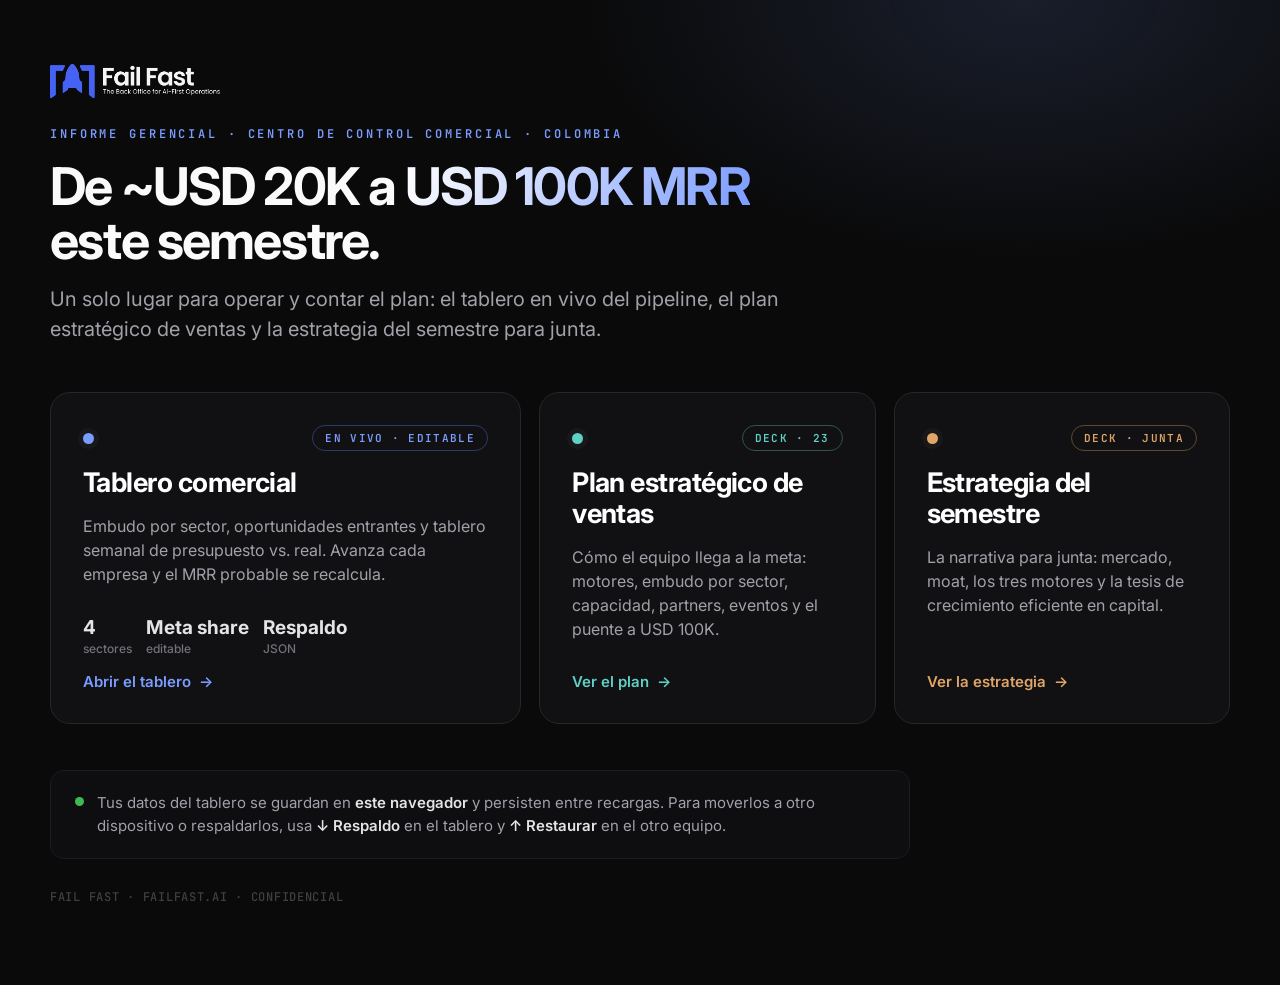
<file: Informe gerencial/index.html>
<!DOCTYPE html>
<html lang="es">
<head>
<meta charset="utf-8">
<meta name="viewport" content="width=device-width, initial-scale=1">
<title>Informe gerencial · Fail Fast</title>
<meta name="description" content="Centro de control comercial de Fail Fast — tablero, plan de ventas y estrategia del semestre.">
<link rel="preconnect" href="https://fonts.googleapis.com">
<link rel="preconnect" href="https://fonts.gstatic.com" crossorigin>
<link href="https://fonts.googleapis.com/css2?family=Inter:wght@400;500;600;700;800&family=JetBrains+Mono:wght@400;500;600&display=swap" rel="stylesheet">
<style>
  *{box-sizing:border-box;margin:0;padding:0;}
  html,body{background:#0A0A0A;color:#FAFAFA;font-family:'Inter',sans-serif;-webkit-font-smoothing:antialiased;}
  a{text-decoration:none;color:inherit;}
  body{min-height:100vh;padding:64px 44px 80px;position:relative;overflow-x:hidden;}
  .glow{position:fixed;inset:0;pointer-events:none;background:radial-gradient(ellipse 60% 50% at 80% 0%,rgba(123,156,255,0.14),transparent 60%);}
  .wrap{max-width:1180px;margin:0 auto;position:relative;}
  .eyebrow{font:600 12px 'JetBrains Mono',monospace;letter-spacing:.24em;text-transform:uppercase;color:#7B9CFF;}
  .logo{height:34px;width:auto;display:block;margin-bottom:28px;opacity:.96;}
  h1{font:700 52px/1.04 'Inter',sans-serif;letter-spacing:-0.035em;margin:18px 0 16px;}
  h1 .soft{background:linear-gradient(110deg,#FFFFFF,#7B9CFF);-webkit-background-clip:text;background-clip:text;color:transparent;}
  .lede{font:400 20px/1.5 'Inter',sans-serif;color:#A1A1AA;max-width:760px;}
  .grid{display:grid;grid-template-columns:1.4fr 1fr 1fr;gap:18px;margin-top:48px;}
  .card{display:flex;flex-direction:column;gap:16px;background:#111113;border:1px solid #27272A;border-radius:20px;padding:32px;transition:border-color .16s ease,transform .16s ease,background .16s ease;min-height:280px;}
  .card:hover{transform:translateY(-4px);border-color:var(--ac,#4361FF);background:linear-gradient(180deg,var(--tint,rgba(123,156,255,0.05)),transparent 55%),#111113;}
  .card .top{display:flex;align-items:center;justify-content:space-between;}
  .tag{font:600 11px 'JetBrains Mono',monospace;letter-spacing:.12em;text-transform:uppercase;color:var(--ac,#7B9CFF);padding:5px 12px;border:1px solid var(--acb,#2d3a6b);border-radius:9999px;}
  .dot{width:11px;height:11px;border-radius:50%;background:var(--ac,#7B9CFF);box-shadow:0 0 0 5px rgba(255,255,255,0.03);}
  .card h2{font:700 27px/1.15 'Inter',sans-serif;letter-spacing:-0.02em;color:#FFF;}
  .card p{font:400 16px/1.5 'Inter',sans-serif;color:#A1A1AA;}
  .card .go{margin-top:auto;display:inline-flex;align-items:center;gap:8px;font:600 15px 'Inter',sans-serif;color:var(--ac,#7B9CFF);}
  .card .go .arr{transition:transform .16s ease;}
  .card:hover .go .arr{transform:translateX(4px);}
  .meta{display:flex;flex-wrap:wrap;gap:14px;margin-top:14px;font-variant-numeric:tabular-nums;}
  .kpi{display:flex;flex-direction:column;gap:2px;}
  .kpi b{font:700 19px 'Inter';color:#E4E4E7;}
  .kpi span{font:500 12px 'Inter';color:#71717A;}
  .foot{margin-top:46px;display:flex;align-items:flex-start;gap:13px;background:#0E0E10;border:1px solid #1c1c22;border-radius:14px;padding:20px 24px;max-width:860px;}
  .foot .ic{width:9px;height:9px;border-radius:50%;background:#3fb950;flex-shrink:0;margin-top:6px;}
  .foot p{font:400 15px/1.55 'Inter';color:#A1A1AA;}
  .foot b{color:#E4E4E7;font-weight:600;}
  .credit{margin-top:30px;font:500 12px 'JetBrains Mono',monospace;letter-spacing:.06em;color:#3F3F46;text-transform:uppercase;}
  @media(max-width:900px){
    body{padding:44px 22px 60px;}
    h1{font-size:38px;}
    .grid{grid-template-columns:1fr;}
    .card{min-height:auto;}
  }
</style>
</head>
<body>
<div class="glow"></div>
<div class="wrap">
  <img class="logo" src="assets/logo-horizontal-white.png" alt="Fail Fast">
  <div class="eyebrow">Informe gerencial · Centro de control comercial · Colombia</div>
  <h1>De ~USD 20K a <span class="soft">USD 100K MRR</span><br>este semestre.</h1>
  <p class="lede">Un solo lugar para operar y contar el plan: el tablero en vivo del pipeline, el plan estratégico de ventas y la estrategia del semestre para junta.</p>

  <div class="grid">
    <a class="card" style="--ac:#7B9CFF;--acb:#2d3a6b;--tint:rgba(123,156,255,0.08);" href="tablero-comercial.dc.html">
      <div class="top"><span class="dot"></span><span class="tag">En vivo · editable</span></div>
      <h2>Tablero comercial</h2>
      <p>Embudo por sector, oportunidades entrantes y tablero semanal de presupuesto vs. real. Avanza cada empresa y el MRR probable se recalcula.</p>
      <div class="meta">
        <div class="kpi"><b>4</b><span>sectores</span></div>
        <div class="kpi"><b>Meta share</b><span>editable</span></div>
        <div class="kpi"><b>Respaldo</b><span>JSON</span></div>
      </div>
      <span class="go">Abrir el tablero <span class="arr">→</span></span>
    </a>

    <a class="card" style="--ac:#5fd0c5;--acb:#2c5450;--tint:rgba(95,208,197,0.08);" href="plan-de-ventas.dc.html">
      <div class="top"><span class="dot"></span><span class="tag">Deck · 23</span></div>
      <h2>Plan estratégico de ventas</h2>
      <p>Cómo el equipo llega a la meta: motores, embudo por sector, capacidad, partners, eventos y el puente a USD 100K.</p>
      <span class="go">Ver el plan <span class="arr">→</span></span>
    </a>

    <a class="card" style="--ac:#e0a567;--acb:#5e4a2b;--tint:rgba(224,165,103,0.08);" href="estrategia-semestre.dc.html">
      <div class="top"><span class="dot"></span><span class="tag">Deck · junta</span></div>
      <h2>Estrategia del semestre</h2>
      <p>La narrativa para junta: mercado, moat, los tres motores y la tesis de crecimiento eficiente en capital.</p>
      <span class="go">Ver la estrategia <span class="arr">→</span></span>
    </a>
  </div>

  <div class="foot">
    <span class="ic"></span>
    <p>Tus datos del tablero se guardan en <b>este navegador</b> y persisten entre recargas. Para moverlos a otro dispositivo o respaldarlos, usa <b>↓ Respaldo</b> en el tablero y <b>↑ Restaurar</b> en el otro equipo.</p>
  </div>

  <div class="credit">Fail Fast · failfast.ai · Confidencial</div>
</div>
</body>
</html>
</file>
